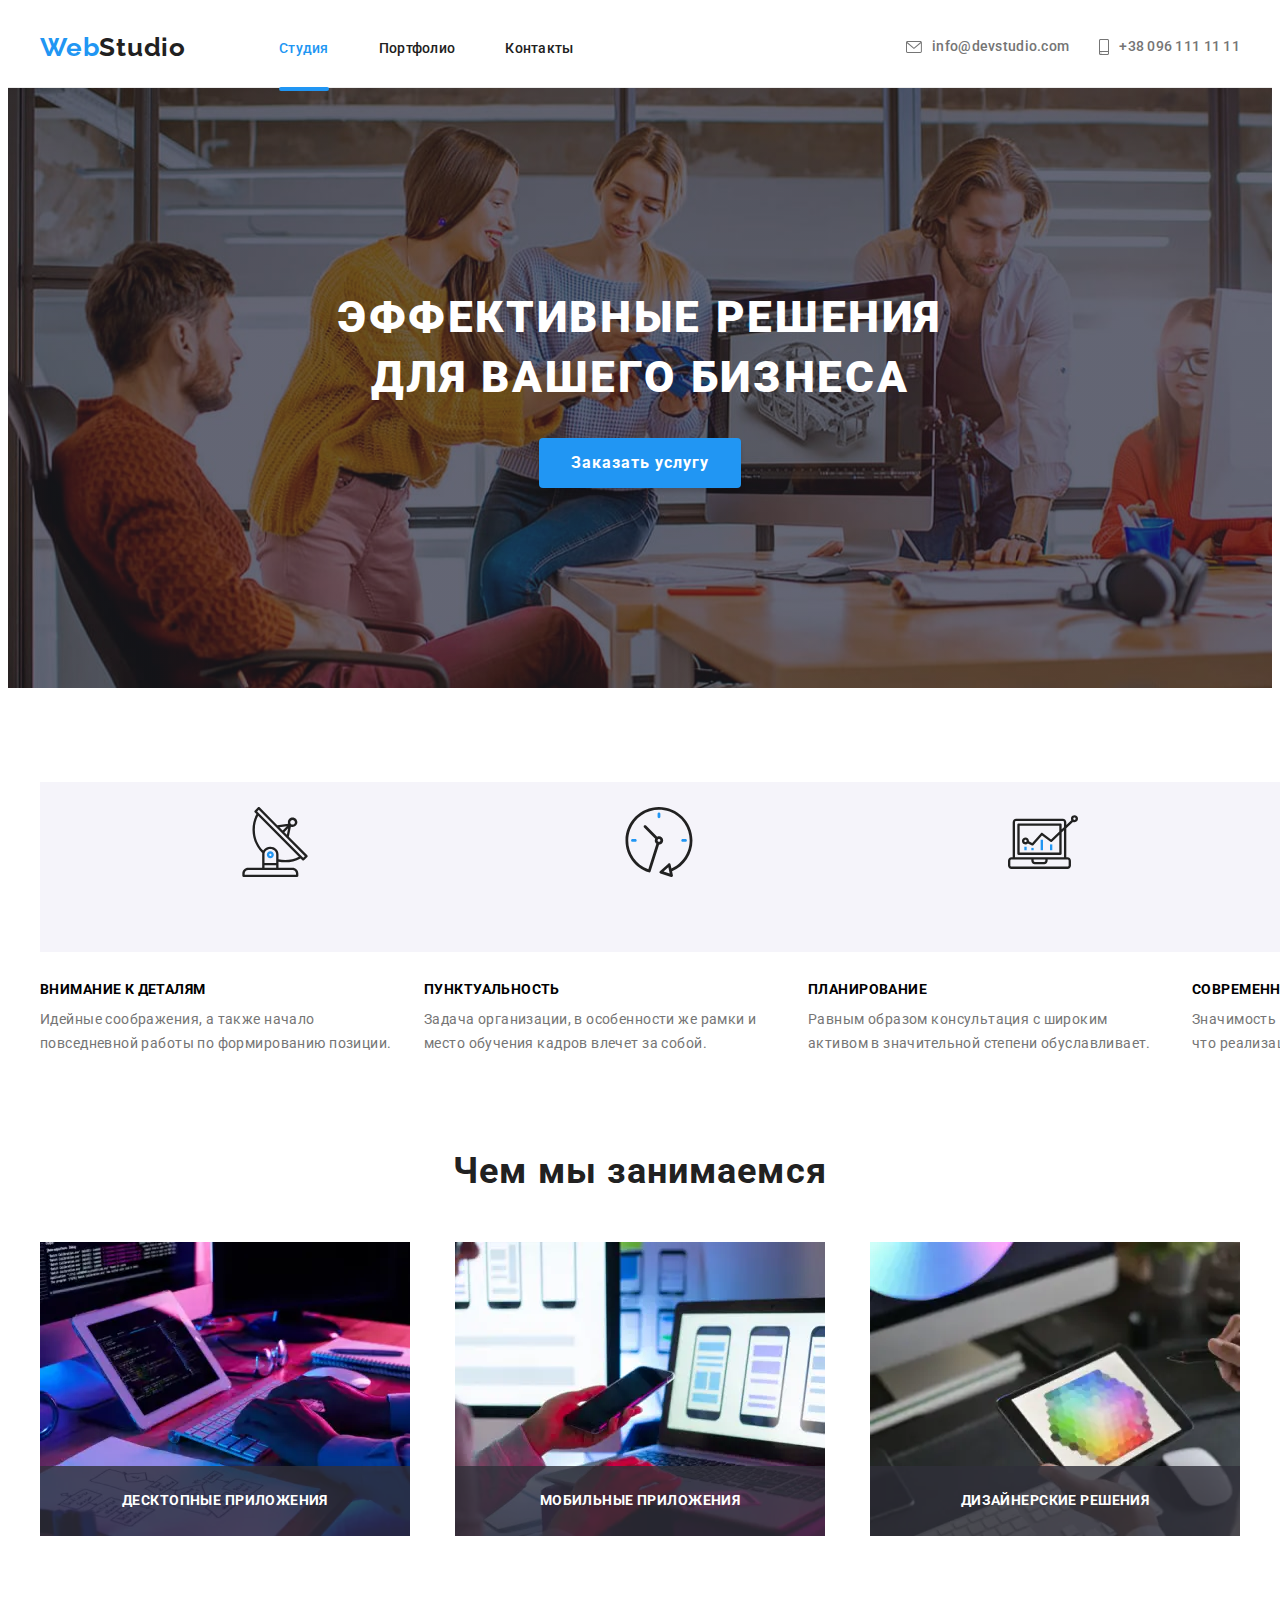
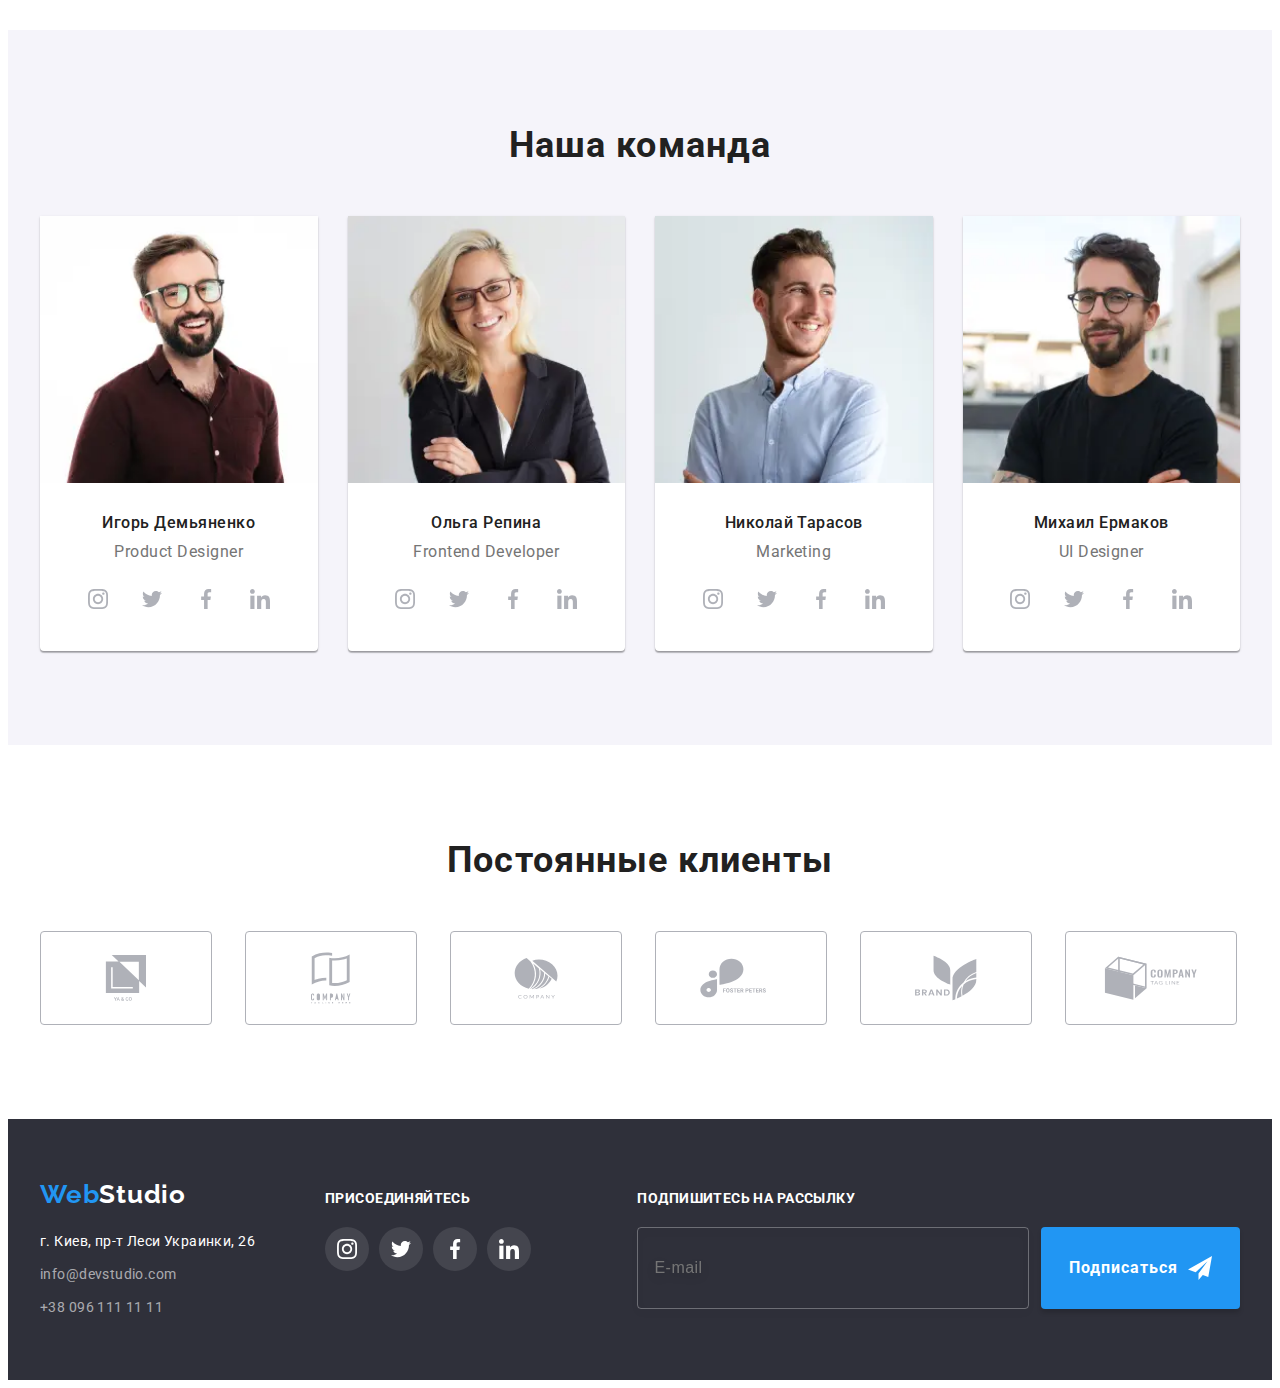
<file: index.html>
<!DOCTYPE html>
<html lang="ru">
<head>
    <meta charset="UTF-8">
    <meta http-equiv="X-UA-Compatible" content="IE=edge">
    <meta name="viewport" content="width=device-width, initial-scale=1.0">
    <title>Web Studio</title>
    <link rel="stylesheet" href="https://cdnjs.cloudflare.com/ajax/libs/modern-normalize/1.1.0/modern-normalize.min.css" integrity="sha512-wpPYUAdjBVSE4KJnH1VR1HeZfpl1ub8YT/NKx4PuQ5NmX2tKuGu6U/JRp5y+Y8XG2tV+wKQpNHVUX03MfMFn9Q==" crossorigin="anonymous" referrerpolicy="no-referrer" />
    <link rel="preconnect" href="https://fonts.googleapis.com">
    <link rel="preconnect" href="https://fonts.gstatic.com" crossorigin>
    <link href="https://fonts.googleapis.com/css2?family=Raleway:wght@700&family=Roboto:wght@400;500;700;900&display=swap" rel="stylesheet">
    <link rel="stylesheet" href="./css/main.min.css">
</head>
<body>
<header class="header">
  <div class="container header-container">
    <nav class="navigation">
      <a class="link logo" href="./index.html">Web<span class="logo-header">Studio</span></a>
      <ul class="navigation-list">
        <li class="navigation-list__item">
          <a class="link navigation-list__link current-link" href="./index.html">Студия</a>
        </li>
        <li class="navigation-list__item">
          <a class="link navigation-list__link" href="./portfolio.html">Портфолио</a>
        </li>
        <li class="navigation-list__item">
          <a class="link navigation-list__link" href="#contacts">Контакты</a>
        </li>
      </ul>
    </nav>
    <ul class="contact-header">
      <li class="contact-header__item">
        <a class="link contact-header__link" href="mailto:info@devstudio.com">
          <svg class="contact-header__icon" width="16" height="12">
            <use href="./images/icons.svg#icon-envelope"></use>
          </svg>
          <p>info@devstudio.com</p>
        </a>
      </li>
      <li class="contact-header__item">
        <a class="link contact-header__link" href="tel:+380961111111">
          <svg class="contact-header__icon" width="10" height="16">
            <use href="./images/icons.svg#icon-smartphone"></use>
          </svg>
          <p>+38 096 111 11 11</p>
        </a>
      </li>
    </ul>
    <button type="button" class="mobile-menu-btn" data-menu-open>
      <svg class="mobile-menu-btn__icon" width="40" height="40">
        <use href="./images/icons.svg#icon-menu"></use>
      </svg>
    </button>    
  </div>

  <div class="mobile-menu" data-menu>
    <div class="container mobile-menu_container">
        <button type="button" class="mobile-menu__close-btn" data-menu-close>
           <svg class="mobile-menu__close-icon" width="40" height="40">
           <use href="./images/icons.svg#icon-close-black"></use>
           </svg>
        </button>
        <ul class="mobile-menu__navigation-list">
             <li class="mobile-menu__navigation-item">
               <a class="link mobile-menu____link current-link" href="./index.html">Студия</a>
             </li>
             <li class="mobile-menu__navigation-item">
               <a class="link mobile-menu____link" href="./portfolio.html">Портфолио</a>
             </li>
             <li class="mobile-menu__navigation-item">
               <a class="link mobile-menu____link" href="#contacts">Контакты</a>
             </li>
         </ul>
        <ul class="mobile-menu__contacts">
          <li>
            <a class="link mobile-menu__tel" href="tel:+380961111111">
              <p>+38 096 111 11 11</p>
            </a>
          </li>
          <li>
            <a class="link mobile-menu__mail" href="mailto:info@devstudio.com">
              <p>info@devstudio.com</p>
            </a>
          </li>
        </ul>
        <ul class="mobile-menu__social-list">
          <li class="mobile-menu__social-item">
            <a class="mobile-menu__social-link">Instagram</a>
          </li>
          <li class="mobile-menu__social-item">
            <a class="mobile-menu__social-link">Twitter</a>
          </li>
          <li class="mobile-menu__social-item">
            <a class="mobile-menu__social-link">Facebook</a>
          </li>
          <li class="mobile-menu__social-item">
            <a class="mobile-menu__social-link">LinkedIn</a>
          </li>
        </ul>
    </div>    
  </div>
</header>

<main>
  <section class="hero">
    <div class="container">
    <h1 class="hero__title">Эффективные решения <br> для вашего бизнеса</h1>
    <button class="hero__button" type="button" data-modal-open>Заказать услугу</button>
    </div>
  </section>

<section class="section about-our-work">
    <div class="container about">
      <ul class="about__list-description">
        <li class="about__item-description">
          <div class="about__work-image">
          <svg width="70" height="70"> 
            <use href="./images/icons.svg#icon-antenna"></use>
          </svg>
          </div>
          <h3 class="about__description-title">Внимание к деталям</h3>
          <p class="about__description">Идейные соображения, а также начало повседневной работы по формированию позиции.</p>
        </li>
        <li class="about__item-description">
          <div class="about__work-image">
            <svg width="70" height="70"> 
              <use href="./images/icons.svg#icon-clock"></use>
            </svg>
          </div>
          <h3 class="about__description-title">Пунктуальность</h3>
          <p class="about__description">Задача организации, в особенности же рамки и место обучения кадров влечет за собой.</p>
        </li>
        <li class="about__item-description">
          <div class="about__work-image">
            <svg width="70" height="70"> 
              <use href="./images/icons.svg#icon-diagram"></use>
            </svg>
          </div>
          <h3 class="about__description-title">Планирование</h3>
          <p class="about__description">Равным образом консультация с широким активом в значительной степени обуславливает.</p>
        </li>
        <li class="about__item-description">
          <div class="about__work-image">
            <svg width="70" height="70"> 
              <use href="./images/icons.svg#icon-astronaut"></use>
          </svg>
          </div>
          <h3 class="about__description-title">Современные технологии</h3>
          <p class="about__description">Значимость этих проблем настолько очевидна, что реализация плановых заданий.</p>
        </li>
      </ul>
      <h2 class="about__title">Чем мы занимаемся</h2>
      <ul class="about__img-list">
        <li class="about__img-item">
          <picture>
            <source srcset="./images/about1-desktop1x.webp 1x, ./images/about1-desktop2x.webp 2x" 
              media="(min-width:1200px)"  type="image/webp">
            <source srcset="/images/about1-desktop1x.jpg 1x, ./images/about1-desktop2x.jpg 2x">
            <img src="/images/about1-desktop1x.jpg" alt="Про нашу работу1"  width="370">
          </picture>
          <p class="about__overlay-text">Десктопные приложения</p>
        </li>
        <li class="about__img-item">
          <picture>
            <source srcset="./images/about2-desktop1x.webp 1x, ./images/about2-desktop2x.webp 2x" 
              media="(min-width:1200px)"  type="image/webp">
            <source srcset="./images/about2-desktop1x.jpg 1x, ./images/about2-desktop2x.jpg 2x">
            <img src="./images/about2-desktop1x.jpg" alt="Про нашу работу2" width="370">
          </picture>
          <p class="about__overlay-text">Мобильные приложения</p>
        </li>
        <li class="about__img-item">
          <picture>
            <source srcset="./images/about3-desktop1x.webp 1x, ./images/about3-desktop2x.webp 2x" 
              media="(min-width:1200px)"  type="image/webp">
            <source srcset="./images/about3-desktop1x.jpg 1x, ./images/about3-desktop2x.jpg 2x">
            <img src="./images/about3-desktop1x.jpg" alt="Про нашу работу3" width="370">
          </picture>
          <p class="about__overlay-text">Дизайнерские решения</p>
        </li>
      </ul>
    </div>
  </section>
  
 <section class="section team">
    <div class="container">
      <h2 class="team__title">Наша команда</h2>
      <ul class="team__list">
        <li class="team__item">
          <picture>
            <source srcset="./images/team1-desktop1x.webp 1x, ./images/team1-desktop2x.webp 2x" 
              media="(min-width:1200px)"
              type="image/webp">
            <source srcset="./images/team1-desktop1x.jpg 1x, ./images/team1-desktop2x.jpg 2x" 
            media="(min-width:1200px)">
            <source srcset="./images/team1-tablet1x.jpg 1x, ./images/team1-tablet2x.jpg 2x" 
            media="(min-width:768px)">
            <source srcset="./images/team1-mobile1x.jpg 1x, ./images/team1-mobile2x.jpg 2x">
            <img class="team__picture" src="./images/team1-mobile1x.jpg" alt="Photo of Product Designer">
          </picture>
          <div class="team__name-wrapper"> 
            <h3 class="team__name">Игорь Демьяненко</h3>
            <p class="team__position">Product Designer</p>
            <ul class="team__social-list">
              <li class="team__social-item">
                <a class="team__social-link" href="">
                <svg class="team__social-icon" width="20" height="20"> 
                  <use href="./images/icons.svg#icon-instagram"></use>
                </svg>
                </a>  
              </li>
              <li class="team__social-item">
                <a class="team__social-link" href="">
                  <svg class="team__social-icon" width="20" height="20"> 
                    <use href="./images/icons.svg#icon-twitter"></use>
                  </svg>
                </a>
              </li>
              <li class="team__social-item">
                <a class="team__social-link" href="">
                <svg class="team__social-icon" width="20" height="20"> 
                  <use href="./images/icons.svg#icon-facebook"></use>
                </svg>
                </a>
              </li>
              <li class="team__social-item">
                <a class="team__social-link" href="">
                <svg class="team__social-icon" width="20" height="20"> 
                  <use href="./images/icons.svg#icon-linkedin"></use>
                </svg>
                </a>
              </li>
            </ul>
          </div>
        </li>
        <li class="team__item">
          <picture>
            <source srcset="./images/team2-desktop1x.webp 1x, ./images/team2-desktop2x.webp 2x" 
              media="(min-width:1200px)"
              type="image/webp">
            <source srcset="./images/team2-desktop1x.jpg 1x, ./images/team2-desktop2x.jpg 2x" 
            media="(min-width:1200px)">
            <source srcset="./images/team2-tablet1x.jpg 1x, ./images/team2-tablet2x.jpg 2x" 
            media="(min-width:768px)">
            <source srcset="./images/team2-mobile1x.jpg 1x, ./images/team2-mobile2x.jpg 2x">
            <img class="team__picture" src="./images/team2-mobile1x.jpg" alt="Photo of Frontend Developer">
          </picture>
          <div class="team__name-wrapper">
            <h3 class="team__name">Ольга Репина</h3>
            <p class="team__position">Frontend Developer</p>
            <ul class="team__social-list">
              <li class="team__social-item">
                <a class="team__social-link" href="">
                <svg class="team__social-icon" width="20" height="20"> 
                  <use href="./images/icons.svg#icon-instagram"></use>
                </svg>
                </a>  
              </li>
              <li class="team__social-item">
                <a class="team__social-link" href="">
                  <svg class="team__social-icon" width="20" height="20"> 
                    <use href="./images/icons.svg#icon-twitter"></use>
                  </svg>
                </a>
              </li>
              <li class="team__social-item">
                <a class="team__social-link" href="">
                <svg class="team__social-icon" width="20" height="20"> 
                  <use href="./images/icons.svg#icon-facebook"></use>
                </svg>
                </a>
              </li>
              <li class="team__social-item">
                <a class="team__social-link" href="">
                <svg class="team__social-icon" width="20" height="20"> 
                  <use href="./images/icons.svg#icon-linkedin"></use>
                </svg>
                </a>
              </li>
            </ul>
          </div>
        </li>
        <li class="team__item">
          <picture>
            <source srcset="./images/team3-desktop1x.webp 1x, ./images/team3-desktop2x.webp 2x" 
              media="(min-width:1200px)"
              type="image/webp">
            <source srcset="./images/team3-desktop1x.jpg 1x, ./images/team3-desktop2x.jpg 2x" 
            media="(min-width:1200px)">
            <source srcset="./images/team3-tablet1x.jpg 1x, ./images/team3-tablet2x.jpg 2x" 
            media="(min-width:768px)">
            <source srcset="./images/team3-mobile1x.jpg 1x, ./images/team3-mobile2x.jpg 2x">
            <img class="team__picture" src="./images/team3-mobile1x.jpg" alt="Photo of Marketing manager">
          </picture>
          <div class="team__name-wrapper">
            <h3 class="team__name">Николай Тарасов</h3>
            <p class="team__position">Marketing</p>
            <ul class="team__social-list">
              <li class="team__social-item">
                <a class="team__social-link" href="">
                <svg class="team__social-icon" width="20" height="20"> 
                  <use href="./images/icons.svg#icon-instagram"></use>
                </svg>
                </a>  
              </li>
              <li class="team__social-item">
                <a class="team__social-link" href="">
                  <svg class="team__social-icon" width="20" height="20"> 
                    <use href="./images/icons.svg#icon-twitter"></use>
                  </svg>
                </a>
              </li>
              <li class="team__social-item">
                <a class="team__social-link" href="">
                <svg class="team__social-icon" width="20" height="20"> 
                  <use href="./images/icons.svg#icon-facebook"></use>
                </svg>
                </a>
              </li>
              <li class="team__social-item">
                <a class="team__social-link" href="">
                <svg class="team__social-icon" width="20" height="20"> 
                  <use href="./images/icons.svg#icon-linkedin"></use>
                </svg>
                </a>
              </li>
            </ul>
          </div>
        </li>
        <li class="team__item">
          <picture>
            <source srcset="./images/team4-desktop1x.webp 1x, ./images/team4-desktop2x.webp 2x" 
              media="(min-width:1200px)"
              type="image/webp">
            <source srcset="./images/team4-desktop1x.jpg 1x, ./images/team4-desktop2x.jpg 2x" 
            media="(min-width:1200px)">
            <source srcset="./images/team4-tablet1x.jpg 1x, ./images/team4-tablet2x.jpg 2x" 
            media="(min-width:768px)">
            <source srcset="./images/team4-mobile1x.jpg 1x, ./images/team4-mobile2x.jpg 2x">
            <img class="team__picture" src="./images/team4-mobile1x.jpg" alt="Photo of UI Designer">
          </picture>
          <div class="team__name-wrapper">
            <h3 class="team__name">Михаил Ермаков</h3>
            <p class="team__position">UI Designer</p>
            <ul class="team__social-list">
              <li class="team__social-item">
                <a class="team__social-link" href="">
                <svg class="team__social-icon" width="20" height="20"> 
                  <use href="./images/icons.svg#icon-instagram"></use>
                </svg>
                </a>  
              </li>
              <li class="team__social-item">
                <a class="team__social-link" href="">
                  <svg class="team__social-icon" width="20" height="20"> 
                    <use href="./images/icons.svg#icon-twitter"></use>
                  </svg>
                </a>
              </li>
              <li class="team__social-item">
                <a class="team__social-link" href="">
                <svg class="team__social-icon" width="20" height="20"> 
                  <use href="./images/icons.svg#icon-facebook"></use>
                </svg>
                </a>
              </li>
              <li class="team__social-item">
                <a class="team__social-link" href="">
                <svg class="team__social-icon" width="20" height="20"> 
                  <use href="./images/icons.svg#icon-linkedin"></use>
                </svg>
                </a>
              </li>
            </ul>
          </div>
        </li>
      </ul>
    </div>
  </section>

<section class="section">
  <div class="container clients">
    <h2 class="clients__title">Постоянные клиенты</h2>
    <ul class="clients__list">
      <li class="clients__item">
        <a class="clients__item-link" href="">
            <svg class="clients__icon" width="42" height="46"> 
                <use href="./images/icons.svg#icon-union1"></use>
            </svg>
        </a>
      </li>
      <li class="clients__item">
        <a class="clients__item-link" href="">
            <svg class="clients__icon" width="40" height="52"> 
              <use href="./images/icons.svg#icon-union2"></use>
            </svg>  
        </a>
      </li>
      <li class="clients__item">
        <a class="clients__item-link" href="">
            <svg class="clients__icon" width="44" height="42"> 
              <use href="./images/icons.svg#icon-union3"></use>
            </svg>  
        </a>
      </li>
      <li class="clients__item">
        <a class="clients__item-link" href="">
            <svg class="clients__icon" width="84" height="40"> 
              <use href="./images/icons.svg#icon-union4"></use>
            </svg>  
        </a>
      </li>
      <li class="clients__item">
        <a class="clients__item-link" href="">
            <svg class="clients__icon" width="62" height="46"> 
              <use href="./images/icons.svg#icon-union5"></use>
            </svg>  
        </a>
      </li>
      <li class="clients__item">
        <a class="clients__item-link" href="">
          <svg class="clients__icon" width="94" height="44"> 
             <use href="./images/icons.svg#icon-union6"></use>
          </svg>  
        </a>
      </li>
    </ul>
  </div>
</section>  
</main>
 
<footer class="footer" id="contacts">
  <div class="container footer-list">
    <div class="sub-footer">
    <div class="footer-contacts">
    <a class="link logo" href="">Web<span class="logo-footer">Studio</span></a>
    <address class="footer-adress">
      <ul>
        <li class="footer-adress__contact-item">
          <a class="link footer-adress__contact-map" href="https://goo.gl/maps/oXbqcdVndfFrmnHC9">г. Киев, пр-т Леси Украинки, 26</a>
        </li>
        <li class="footer-adress__contact-item">
          <a class="link footer-adress__contact" href="mailto:info@devstudio.com">info@devstudio.com</a>
        </li>
        <li class="footer-adress__contact-item">
          <a class="link footer-adress__contact" href="tel:+380961111111">+38 096 111 11 11</a>
        </li>
      </ul>
    </address>
    </div>

    <div class="footer-social">
    <p class="footer-social__title">присоединяйтесь</p>
    <ul class="footer-social__list">
      <li class="footer-social__item">
        <a class="footer-social__link" href="">
          <svg class="footer-social__icon" width="20" height="20"> 
            <use href="./images/icons.svg#icon-instagram"></use>
          </svg>
        </a>  
      </li>
      <li class="footer-social__item">
        <a class="footer-social__link" href="">
          <svg class="footer-social__icon" width="20" height="20"> 
            <use href="./images/icons.svg#icon-twitter"></use>
          </svg>
        </a>
      </li>
      <li class="footer-social__item">
        <a class="footer-social__link" href="">
          <svg class="footer-social__icon" width="20" height="20"> 
            <use href="./images/icons.svg#icon-facebook"></use>
          </svg>
        </a>
      </li>
      <li class="footer-social__item">
        <a class="footer-social__link" href="">
          <svg class="footer-social__icon" width="20" height="20"> 
            <use href="./images/icons.svg#icon-linkedin"></use>
          </svg>
        </a>
      </li>
    </ul>
    </div>
    </div>

    <div class="footer-subscription">
      <p class="footer-subscription__social-title">Подпишитесь на рассылку</p>
      <form class="footer-subscription__form">
        <input 
          class="footer-subscription__input" 
          name="user_email" 
          type="email" 
          placeholder="E-mail" required/>
        <button class="footer-subscription__btn" type="submit">
          <span>Подписаться</span>
          <svg class="footer-subscription__btn-icon" width="24" height="24">
            <use href="./images/icons.svg#icon-icon-send"></use>
          </svg>
        </button>
      </form>
    </div>
  </div>
</footer> 


<div class="backdrop is-hidden"  data-modal>
  <div class="modal">
    <button type="button" class="modal-close-btn" data-modal-close>
      <svg class="modal-close-icon" width="18" height="18"> 
        <use href="./images/icons.svg#icon-close-black"></use>
      </svg>
    </button>
    <strong class="title-modal">Оставьте свои данные, мы вам перезвоним</strong>
    <form name="contact-form" class="contact-form">

      <label class="contact-form-field">
        <span class="contact-form-label">Имя</span>  
        <span class="contact-form-icon-wrapper">
          <input name="user_name" class="contact-form-input" type="text"/>
          <svg class="contact-form-icon" width="18" height="18">
            <use href="./images/icons.svg#icon-person-black"></use>
          </svg>
        </span>
      </label>
      
      <label class="contact-form-field">
        <span class="contact-form-label">Телефон</span>  
        <span class="contact-form-icon-wrapper">
          <input name="user_tel" class="contact-form-input" type="tel"/>
          <svg class="contact-form-icon" width="18" height="18">
            <use href="./images/icons.svg#icon-phone-black"></use>
          </svg>
        </span>
      </label>
      
      <label class="contact-form-field">
        <span class="contact-form-label">Почта</span>
        <span class="contact-form-icon-wrapper">
          <input name="user_email" class="contact-form-input" type="email"/>
          <svg class="contact-form-icon" width="18" height="18">
             <use href="./images/icons.svg#icon-email-black"></use>
          </svg> 
        </span>
      </label>

      <label class="contact-form-field">
        <span class="contact-form-label">Комментарий</span>
       <textarea class="contact-form-comment" name="user_comment" placeholder="Введите текст"></textarea>
      </label>

      <div class="contact-form-wrapper">
        <input 
        name="accept-policy" 
        class="contact-form-checkbox visually-hidden" 
        type="checkbox" 
        id="policy-checkbox" required/>
        <label class="contact-form-checkbox-label" for="policy-checkbox">
          Соглашаюсь c рассылкой и принимаю &nbsp; <a class="accept-policy-link" href="">Условия договора</a>
        </label>
      </div>

      <button class="btn-modal" type="submit">
        Отправить
      </button>
    </form>
  </div>
</div>

<script src="./js/menu.js"></script>
<script src="./js/modal.js"></script>
</body>
</html>
</file>
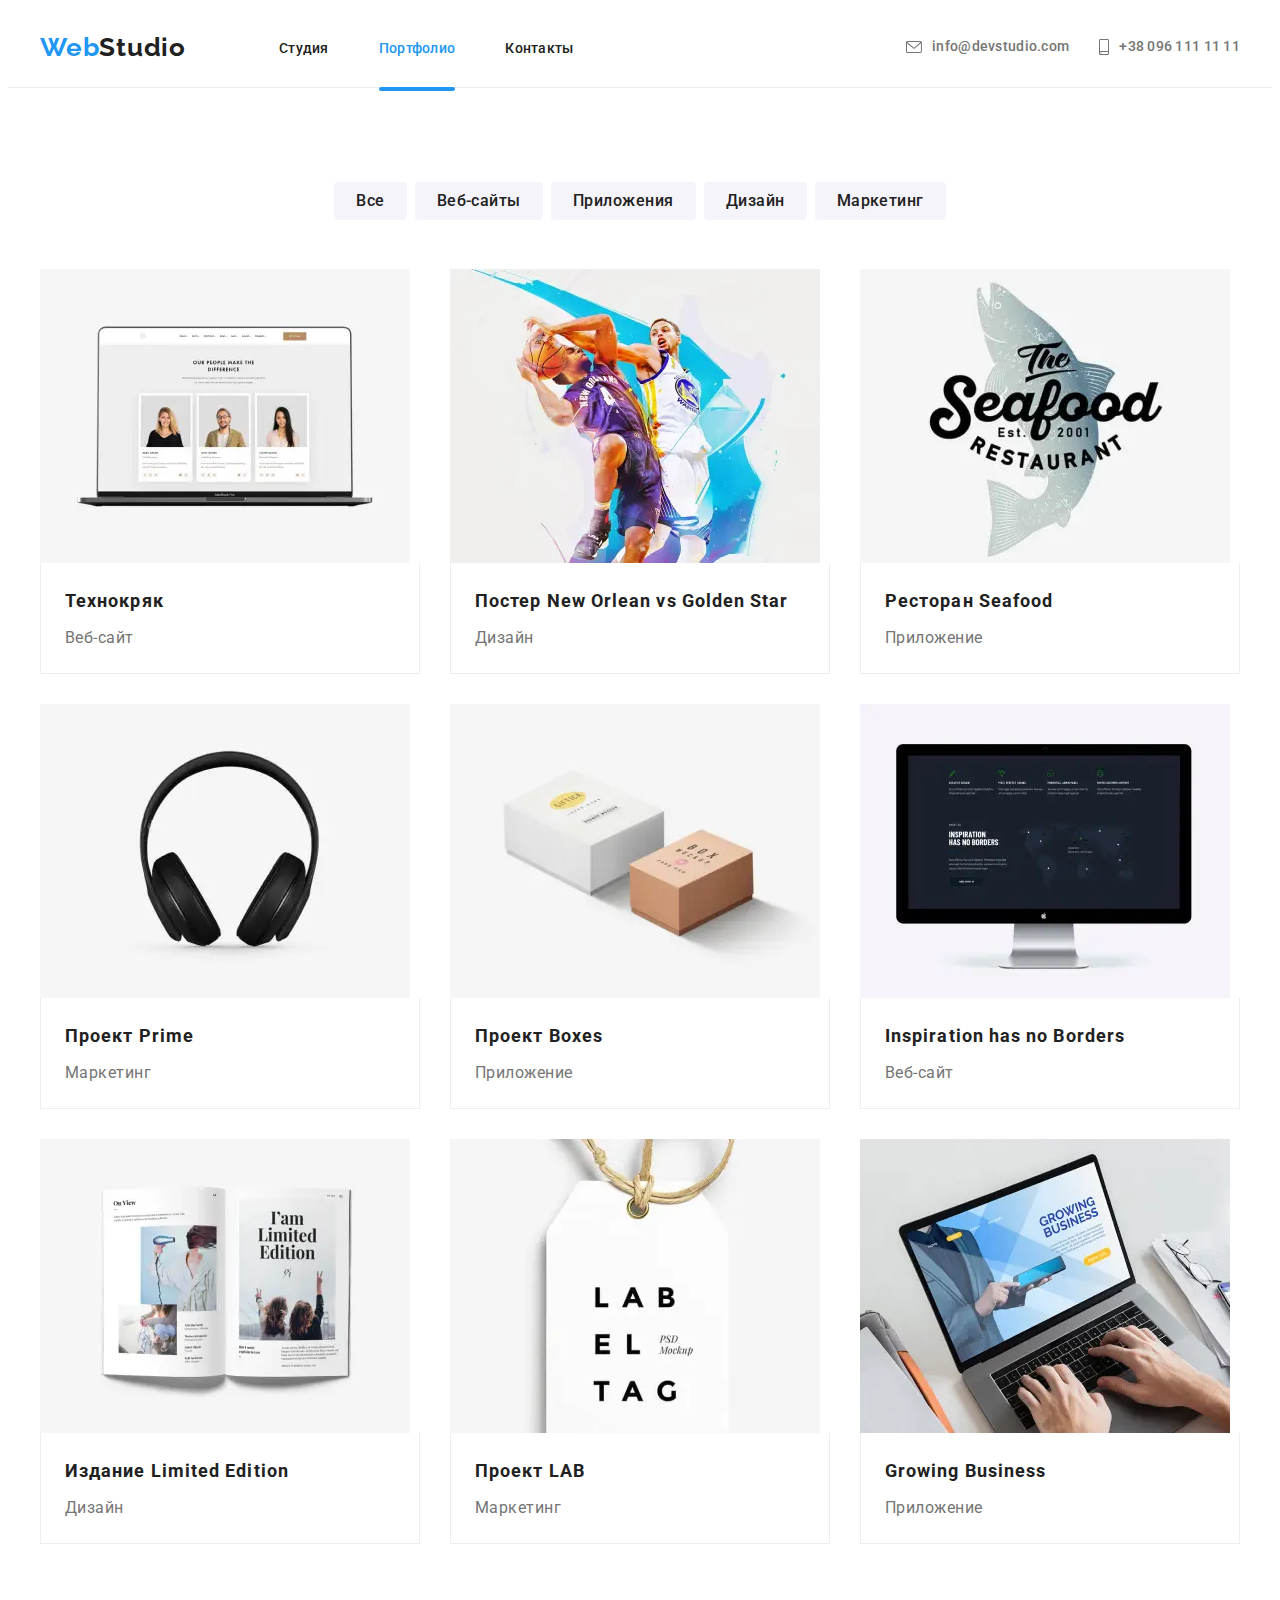
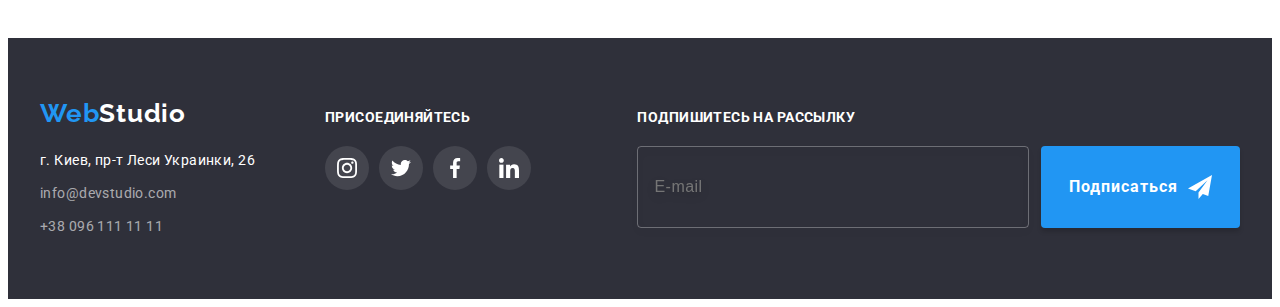
<file: portfolio.html>
<!DOCTYPE html>
<html lang="ru">
<head>
    <meta charset="UTF-8">
    <meta http-equiv="X-UA-Compatible" content="IE=edge">
    <meta name="viewport" content="width=device-width, initial-scale=1.0">
    <title>Portfolio</title>
    <link rel="stylesheet" href="https://cdnjs.cloudflare.com/ajax/libs/modern-normalize/1.1.0/modern-normalize.min.css" integrity="sha512-wpPYUAdjBVSE4KJnH1VR1HeZfpl1ub8YT/NKx4PuQ5NmX2tKuGu6U/JRp5y+Y8XG2tV+wKQpNHVUX03MfMFn9Q==" crossorigin="anonymous" referrerpolicy="no-referrer" />
    <link rel="preconnect" href="https://fonts.googleapis.com">
    <link rel="preconnect" href="https://fonts.gstatic.com" crossorigin>
    <link href="https://fonts.googleapis.com/css2?family=Raleway:wght@700&family=Roboto:wght@400;500;700;900&display=swap" rel="stylesheet">
    <link rel="stylesheet" href="./css/main.min.css">
</head>
<body>
<header class="header">
  <div class="container header-container">
    <nav class="navigation">
      <a class="link logo" href="./index.html">Web<span class="logo-header">Studio</span></a>
      <ul class="navigation-list">
        <li class="navigation-list__item">
          <a class="link navigation-list__link" href="./index.html">Студия</a>
        </li>
        <li class="navigation-list__item">
          <a class="link navigation-list__link current-link" href="./portfolio.html">Портфолио</a>
        </li>
        <li class="navigation-list__item">
          <a class="link navigation-list__link" href="#contacts">Контакты</a>
        </li>
      </ul>
    </nav>
    <ul class="contact-header">
      <li class="contact-header__item">
        <a class="link contact-header__link" href="mailto:info@devstudio.com">
          <svg class="contact-header__icon" width="16" height="12">
            <use href="./images/icons.svg#icon-envelope"></use>
          </svg>
          <p>info@devstudio.com</p>
        </a>
      </li>
      <li class="contact-header__item">
        <a class="link contact-header__link" href="tel:+380961111111">
          <svg class="contact-header__icon" width="10" height="16">
            <use href="./images/icons.svg#icon-smartphone"></use>
          </svg>
          <p>+38 096 111 11 11</p>
        </a>
      </li>
    </ul>
    <button type="button" class="mobile-menu-btn" data-menu-open>
      <svg class="mobile-menu-btn__icon" width="40" height="40">
        <use href="./images/icons.svg#icon-menu"></use>
      </svg>
    </button>
  </div>

  <div class="mobile-menu" data-menu>
    <div class="container mobile-menu_container">
      <button type="button" class="mobile-menu__close-btn" data-menu-close>
        <svg class="mobile-menu__close-icon" width="40" height="40">
          <use href="./images/icons.svg#icon-close-black"></use>
        </svg>
      </button>
      <ul class="mobile-menu__navigation-list">
        <li class="mobile-menu__navigation-item">
          <a class="link mobile-menu____link" href="./index.html">Студия</a>
        </li>
        <li class="mobile-menu__navigation-item">
          <a class="link mobile-menu____link current-link" href="./portfolio.html">Портфолио</a>
        </li>
        <li class="mobile-menu__navigation-item">
          <a class="link mobile-menu____link" href="#contacts">Контакты</a>
        </li>
      </ul>
      <ul class="mobile-menu__contacts">
        <li>
          <a class="link mobile-menu__tel" href="tel:+380961111111">
            <p>+38 096 111 11 11</p>
          </a>
        </li>
        <li>
          <a class="link mobile-menu__mail" href="mailto:info@devstudio.com">
            <p>info@devstudio.com</p>
          </a>
        </li>
      </ul>
      <ul class="mobile-menu__social-list">
        <li class="mobile-menu__social-item">
          <a class="mobile-menu__social-link">Instagram</a>
        </li>
        <li class="mobile-menu__social-item">
          <a class="mobile-menu__social-link">Twitter</a>
        </li>
        <li class="mobile-menu__social-item">
          <a class="mobile-menu__social-link">Facebook</a>
        </li>
        <li class="mobile-menu__social-item">
          <a class="mobile-menu__social-link">LinkedIn</a>
        </li>
      </ul>
    </div>
  </div>
</header>
      
<main>
   <section class="section">
    <div class="container">
      <h2 class="visually-hidden">Выбор типа работ</h2>
      <ul class="portfolio-buttons">
        <li class="portfolio-buttons__item">
          <button type="button" class="portfolio-buttons__btn">Все</button>
        </li>
        <li class="portfolio-buttons__item">
          <button type="button" class="portfolio-buttons__btn">Веб-сайты</button>
        </li>
        <li class="portfolio-buttons__item">
          <button type="button" class="portfolio-buttons__btn">Приложения</button>
        </li>
        <li class="portfolio-buttons__item">
          <button type="button" class="portfolio-buttons__btn">Дизайн</button>
        </li>
        <li class="portfolio-buttons__item">
          <button type="button" class="portfolio-buttons__btn">Маркетинг</button>
        </li>
      </ul>
    </div>

    <div class="portfolio-list container">
       <h1 class="visually-hidden">Портфолио работ</h1>
       <ul class="portfolio-list__works">
        <li class="portfolio-list__work-item">
          <a href="" class="link portfolio-list__link">
            <div class="portfolio-list__img-wrapper">
              <picture>
                <source srcset="./images/portfolio1-desktop1x.webp 1x, ./images/portfolio1-desktop2x.webp 2x" 
                  media="(min-width:1200px)"
                  type="image/webp">
                <source srcset="./images/portfolio1-desktop1x.jpg 1x, ./images/portfolio1-desktop2x.jpg 2x"
                  media="(min-width:1200px)">
                <source srcset="./images/portfolio1-tablet1x.jpg 1x, ./images/portfolio1-tablet2x.jpg 2x" 
                  media="(min-width:768px)">
                <source srcset="./images/portfolio1-mobile1x.jpg 1x, ./images/portfolio1-mobile2x.jpg 2x">
                <img class="portfolio-list__img" src="./images/portfolio1-mobile1x.jpg" alt="Проект Вебсайт Технокряк">
              </picture>
              <p class="overlay-portfolio">Ресурс предлагает комплексные предложения с разным уровнем функционала и сервисов. Все это позволит посетителю получить исчерпывающие сведения о компании или частном лице.</p>
            </div>
            <div class="portfolio-list__description">
              <h2 class="portfolio-list__title">Технокряк</h2>
              <p class="portfolio-list__category">Веб-сайт</p>
            </div>
          </a>
        </li>
        <li class="portfolio-list__work-item">
          <a href="" class="link portfolio-list__link">
            <div class="portfolio-list__img-wrapper">
              <picture>
                <source srcset="./images/portfolio2-desktop1x.webp 1x, ./images/portfolio2-desktop2x.webp 2x" 
                 media="(min-width:1200px)"
                 type="image/webp">
                <source srcset="./images/portfolio2-desktop1x.jpg 1x, ./images/portfolio2-desktop2x.jpg 2x" 
                 media="(min-width:1200px)">
                <source srcset="./images/portfolio2-tablet1x.jpg 1x, ./images/portfolio2-tablet2x.jpg 2x" 
                 media="(min-width:768px)">
                <source srcset="./images/portfolio2-mobile1x.jpg 1x, ./images/portfolio2-mobile2x.jpg 2x">
                <img class="portfolio-list__img" src="./images/portfolio2-mobile1x.jpg" alt="Проект Дизайн">
              </picture>
              <p class="overlay-portfolio">Ресурс предлагает комплексные предложения с разным уровнем функционала и сервисов. Все это позволит посетителю получить исчерпывающие сведения о компании или частном лице.</p>
            </div>
            <div class="portfolio-list__description">
              <h2 class="portfolio-list__title">Постер New Orlean vs Golden Star</h2>
              <p class="portfolio-list__category">Дизайн</p>  
            </div>
          </a>
        </li>
        <li class="portfolio-list__work-item">
          <a href="" class="link portfolio-list__link">
            <div class="portfolio-list__img-wrapper">
              <picture>
                <source srcset="./images/portfolio3-desktop1x.webp 1x, ./images/portfolio3-desktop2x.webp 2x" 
                  media="(min-width:1200px)"
                  type="image/webp">
                <source srcset="./images/portfolio3-desktop1x.jpg 1x, ./images/portfolio3-desktop2x.jpg 2x"
                  media="(min-width:1200px)">
                <source srcset="./images/portfolio3-tablet1x.jpg 1x, ./images/portfolio3-tablet2x.jpg 2x" 
                  media="(min-width:768px)">
                <source srcset="./images/portfolio3-mobile1x.jpg 1x, ./images/portfolio3-mobile2x.jpg 2x">
                <img class="portfolio-list__img" src="./images/portfolio3-mobile1x.jpg" alt="Проект Приложение">
              </picture>
              <p class="overlay-portfolio">Ресурс предлагает комплексные предложения с разным уровнем функционала и сервисов. Все это позволит посетителю получить исчерпывающие сведения о компании или частном лице.</p>
            </div>
            <div class="portfolio-list__description">
             <h2 class="portfolio-list__title">Ресторан Seafood</h2>
             <p class="portfolio-list__category">Приложение</p>  
            </div>
          </a>
        </li>
        <li class="portfolio-list__work-item">
          <a href="" class="link portfolio-list__link">
            <div class="portfolio-list__img-wrapper">
              <picture>
                <source srcset="./images/portfolio4-desktop1x.webp 1x, ./images/portfolio4-desktop2x.webp 2x" 
                media="(min-width:1200px)" type="image/webp">
                <source srcset="./images/portfolio4-desktop1x.jpg 1x, ./images/portfolio4-desktop2x.jpg 2x"
                  media="(min-width:1200px)">
                <source srcset="./images/portfolio4-tablet1x.jpg 1x, ./images/portfolio4-tablet2x.jpg 2x" 
                media="(min-width:768px)">
                <source srcset="./images/portfolio4-mobile1x.jpg 1x, ./images/portfolio4-mobile2x.jpg 2x">
                <img class="portfolio-list__img" src="./images/portfolio4-mobile1x.jpg" alt="Проект Маркетинг">
              </picture>
              <p class="overlay-portfolio">Ресурс предлагает комплексные предложения с разным уровнем функционала и сервисов. Все это позволит посетителю получить исчерпывающие сведения о компании или частном лице.</p>
            </div>
            <div class="portfolio-list__description">
              <h2 class="portfolio-list__title">Проект Prime</h2>
              <p class="portfolio-list__category">Маркетинг</p>  
            </div>
          </a>
        </li>
        <li class="portfolio-list__work-item">
          <a href="" class="link portfolio-list__link">
            <div class="portfolio-list__img-wrapper">
              <picture>
                <source srcset="./images/portfolio5-desktop1x.webp 1x, ./images/portfolio5-desktop2x.webp 2x" 
                  media="(min-width:1200px)"
                  type="image/webp">
                <source srcset="./images/portfolio5-desktop1x.jpg 1x, ./images/portfolio5-desktop2x.jpg 2x"
                  media="(min-width:1200px)">
                <source srcset="./images/portfolio5-tablet1x.jpg 1x, ./images/portfolio5-tablet2x.jpg 2x" 
                  media="(min-width:768px)">
                <source srcset="./images/portfolio5-mobile1x.jpg 1x, ./images/portfolio5-mobile2x.jpg 2x">
                <img class="portfolio-list__img" src="./images/portfolio5-mobile1x.jpg" alt="Проект Приложение">
              </picture>
              <p class="overlay-portfolio">Ресурс предлагает комплексные предложения с разным уровнем функционала и сервисов. Все это позволит посетителю получить исчерпывающие сведения о компании или частном лице.</p>
            </div>
            <div class="portfolio-list__description">
              <h2 class="portfolio-list__title">Проект Boxes</h2>
              <p class="portfolio-list__category">Приложение</p>  
            </div>
          </a>
        </li>
        <li class="portfolio-list__work-item">
          <a href="" class="link portfolio-list__link">
            <div class="portfolio-list__img-wrapper">
              <picture>
                <source srcset="./images/portfolio6-desktop1x.webp 1x, ./images/portfolio6-desktop2x.webp 2x" 
                  media="(min-width:1200px)"
                  type="image/webp">
                <source srcset="./images/portfolio6-desktop1x.jpg 1x, ./images/portfolio6-desktop2x.jpg 2x"
                  media="(min-width:1200px)">
                <source srcset="./images/portfolio6-tablet1x.jpg 1x, ./images/portfolio6-tablet2x.jpg 2x" 
                  media="(min-width:768px)">
                <source srcset="./images/portfolio6-mobile1x.jpg 1x, ./images/portfolio6-mobile2x.jpg 2x">
                <img class="portfolio-list__img" src="./images/portfolio6-mobile1x.jpg" alt="Проект Веб-сайт">
              </picture>
              <p class="overlay-portfolio">Ресурс предлагает комплексные предложения с разным уровнем функционала и сервисов. Все это позволит посетителю получить исчерпывающие сведения о компании или частном лице.</p>
            </div>
            <div class="portfolio-list__description">
              <h2 class="portfolio-list__title">Inspiration has no Borders</h2>
              <p class="portfolio-list__category">Веб-сайт</p>  
            </div>
          </a>
        </li>
        <li class="portfolio-list__work-item">
          <a href="" class="link portfolio-list__link">
            <div class="portfolio-list__img-wrapper">
              <picture>
                <source srcset="./images/portfolio7-desktop1x.webp 1x, ./images/portfolio7-desktop2x.webp 2x" 
                  media="(min-width:1200px)"
                  type="image/webp">
                <source srcset="./images/portfolio7-desktop1x.jpg 1x, ./images/portfolio7-desktop2x.jpg 2x"
                  media="(min-width:1200px)">
                <source srcset="./images/portfolio7-tablet1x.jpg 1x, ./images/portfolio7-tablet2x.jpg 2x" 
                  media="(min-width:768px)">
                <source srcset="./images/portfolio7-mobile1x.jpg 1x, ./images/portfolio7-mobile2x.jpg 2x">
                <img class="portfolio-list__img" src="./images/portfolio7-mobile1x.jpg" alt="Проект Дизайн">
              </picture>
              <p class="overlay-portfolio">Ресурс предлагает комплексные предложения с разным уровнем функционала и сервисов. Все это позволит посетителю получить исчерпывающие сведения о компании или частном лице.</p>
            </div>
            <div class="portfolio-list__description">
              <h2 class="portfolio-list__title">Издание Limited Edition</h2>
              <p class="portfolio-list__category">Дизайн</p> 
            </div>
          </a>
        </li>
        <li class="portfolio-list__work-item">
          <a href="" class="link portfolio-list__link">
            <div class="portfolio-list__img-wrapper">
              <picture>
                <source srcset="./images/portfolio8-desktop1x.webp 1x, ./images/portfolio8-desktop2x.webp 2x" 
                  media="(min-width:1200px)"
                  type="image/webp">
                <source srcset="./images/portfolio8-desktop1x.jpg 1x, ./images/portfolio8-desktop2x.jpg 2x"
                  media="(min-width:1200px)">
                <source srcset="./images/portfolio8-tablet1x.jpg 1x, ./images/portfolio8-tablet2x.jpg 2x" 
                media="(min-width:768px)">
                <source srcset="./images/portfolio8-mobile1x.jpg 1x, ./images/portfolio8-mobile2x.jpg 2x">
                <img class="portfolio-list__img" src="./images/portfolio8-mobile1x.jpg" alt="Изображение Проект LAB">
              </picture>
              <p class="overlay-portfolio">Ресурс предлагает комплексные предложения с разным уровнем функционала и сервисов. Все это позволит посетителю получить исчерпывающие сведения о компании или частном лице.</p>
            </div>
            <div class="portfolio-list__description">
              <h2 class="portfolio-list__title">Проект LAB</h2>
              <p class="portfolio-list__category">Маркетинг</p>  
            </div>
          </a>
        </li>
        <li class="portfolio-list__work-item">
          <a href="" class="link portfolio-list__link">
            <div class="portfolio-list__img-wrapper">
              <picture>
                <source srcset="./images/portfolio9-desktop1x.webp 1x, ./images/portfolio9-desktop2x.webp 2x" 
                  media="(min-width:1200px)"
                  type="image/webp">
                <source srcset="./images/portfolio9-desktop1x.jpg 1x, ./images/portfolio9-desktop2x.jpg 2x"
                  media="(min-width:1200px)">
                <source srcset="./images/portfolio9-tablet1x.jpg 1x, ./images/portfolio9-tablet2x.jpg 2x" 
                media="(min-width:768px)">
                <source srcset="./images/portfolio9-mobile1x.jpg 1x, ./images/portfolio9-mobile2x.jpg 2x">
                <img class="portfolio-list__img" src="./images/portfolio9-mobile1x.jpg" alt="Приложение Growing Business">
              </picture>
              <p class="overlay-portfolio">Ресурс предлагает комплексные предложения с разным уровнем функционала и сервисов. Все это позволит посетителю получить исчерпывающие сведения о компании или частном лице.</p>
            </div>
            <div class="portfolio-list__description">
              <h2 class="portfolio-list__title">Growing Business</h2>
              <p class="portfolio-list__category">Приложение</p>  
            </div>
          </a>
        </li>
       </ul>   
      </div> 
   </section>
 </main>

<footer class="footer" id="contacts">
  <div class="container footer-list">
    <div class="sub-footer">
      <div class="footer-contacts">
        <a class="link logo" href="">Web<span class="logo-footer">Studio</span></a>
        <address class="footer-adress">
          <ul>
            <li class="footer-adress__contact-item">
              <a class="link footer-adress__contact-map" href="https://goo.gl/maps/oXbqcdVndfFrmnHC9">г. Киев, пр-т Леси
                Украинки, 26</a>
            </li>
            <li class="footer-adress__contact-item">
              <a class="link footer-adress__contact" href="mailto:info@devstudio.com">info@devstudio.com</a>
            </li>
            <li class="footer-adress__contact-item">
              <a class="link footer-adress__contact" href="tel:+380961111111">+38 096 111 11 11</a>
            </li>
          </ul>
        </address>
      </div>

      <div class="footer-social">
        <p class="footer-social__title">присоединяйтесь</p>
        <ul class="footer-social__list">
          <li class="footer-social__item">
            <a class="footer-social__link" href="">
              <svg class="footer-social__icon" width="20" height="20">
                <use href="./images/icons.svg#icon-instagram"></use>
              </svg>
            </a>
          </li>
          <li class="footer-social__item">
            <a class="footer-social__link" href="">
              <svg class="footer-social__icon" width="20" height="20">
                <use href="./images/icons.svg#icon-twitter"></use>
              </svg>
            </a>
          </li>
          <li class="footer-social__item">
            <a class="footer-social__link" href="">
              <svg class="footer-social__icon" width="20" height="20">
                <use href="./images/icons.svg#icon-facebook"></use>
              </svg>
            </a>
          </li>
          <li class="footer-social__item">
            <a class="footer-social__link" href="">
              <svg class="footer-social__icon" width="20" height="20">
                <use href="./images/icons.svg#icon-linkedin"></use>
              </svg>
            </a>
          </li>
        </ul>
      </div>
    </div>

    <div class="footer-subscription">
      <p class="footer-subscription__social-title">Подпишитесь на рассылку</p>
      <form class="footer-subscription__form">
        <input class="footer-subscription__input" name="user_email" type="email" placeholder="E-mail" required />
        <button class="footer-subscription__btn" type="submit">
          <span>Подписаться</span>
          <svg class="footer-subscription__btn-icon" width="24" height="24">
            <use href="./images/icons.svg#icon-icon-send"></use>
          </svg>
        </button>
      </form>
    </div>
  </div>
</footer>


<script src="./js/menu.js"></script>

</body>
</html>
</file>
<file: css/main.min.css>
:root{--brand-color: #2196F3;--brand-color-hover:#188CE8;--brand-color-opacity: rgba(33, 150, 243, 0.9);--main-light-color: #FFFFFF;--main-dark-color:#212121;--main-medium-color:#757575;--main-medium-color-opacity: rgba(255, 255, 255, 0.6);--border-line-color: #ECECEC;--border-img-color: #EEEEEE;--backgr-color: #2f303a;--backgr-color-opacity: rgba(47, 48, 58, 0.8);--backgr-modal: rgba(0, 0, 0, 0.2);--backgr-color-section:#F5F4FA;--color-svg: #AFB1B8;--basic-font-family:"Roboto", sans-serif;--additional-font-family: "Raleway", sans-serif}.visually-hidden{position:fixed;transform:scale(0)}body{font-family:var(--basic-font-family)}.link{text-decoration:none}h1,h2,h3,h4,p{margin-top:0;margin-bottom:0}ul{margin-top:0;margin-bottom:0;padding-left:0;list-style:none}img{display:block}.container{width:100%;margin-right:auto;margin-left:auto;padding:0 15px}.section{padding:60px 0}@media screen and (min-width: 480px){.container{width:480px}}@media screen and (min-width: 768px){.container{width:768px}}@media screen and (min-width: 1200px){.container{width:1200px}.section{padding:94px 0}}.logo{font-family:var(--additional-font-family);font-weight:normal;font-size:24px;line-height:1.67;letter-spacing:0.03em;color:var(--brand-color)}.logo-footer{color:var(--main-light-color)}@media screen and (min-width: 1200px){.logo{font-weight:bold;font-size:26px;line-height:1.19}}.backdrop{position:fixed;top:0;left:0;width:100vw;height:100vh;background-color:var(--backgr-modal);transition-property:visibility, opacity;transition-duration:250ms;transition-timing-function:linear}.backdrop.is-hidden{opacity:0;visibility:hidden;pointer-events:none}.modal{position:absolute;top:50%;left:50%;transform:translate(-50%, -50%);width:450px;height:609px;background-color:var(--main-light-color);border-radius:4px;padding:40px}.modal-close-btn{position:absolute;top:8px;right:8px;display:flex;align-items:center;justify-content:center;padding:0;background-color:transparent;border:1px solid rgba(0,0,0,0.1);width:30px;height:30px;border-radius:50%;cursor:pointer;transition-property:fill;transition-duration:250ms;transition-timing-function:cubic-bezier(0.4, 0, 0.2, 1)}.modal-close-btn:focus .modal-close-icon,.modal-close-btn:hover .modal-close-icon{fill:var(--brand-color)}.title-modal{font-size:20px;line-height:1.5;letter-spacing:0.03em;color:var(--main-dark-color);display:inline-block;margin-bottom:12px;text-align:center}.contact-form-label{display:block;margin-bottom:4px;font-size:12px;line-height:1.17;letter-spacing:0.01em;color:var(--main-medium-color)}.contact-form-field{display:block;margin-bottom:10px}.contact-form-input{width:100%;height:40px;border:1px solid rgba(33,33,33,0.2);border-radius:4px;padding:0 0 0 42px;transition-property:border-color;transition-duration:250ms;transition-timing-function:cubic-bezier(0.4, 0, 0.2, 1)}.contact-form-input:hover,.contact-form-input:focus{outline:none;border-color:var(--brand-color)}.contact-form-icon-wrapper{display:block;position:relative;margin-bottom:4px}.contact-form-icon{position:absolute;top:50%;left:12px;transform:translateY(-50%);transition-property:fill;transition-duration:250ms;transition-timing-function:cubic-bezier(0.4, 0, 0.2, 1)}.contact-form-input:hover+.contact-form-icon,.contact-form-input:focus+.contact-form-icon{fill:var(--brand-color)}.contact-form-comment{resize:none;width:100%;height:120px;border:1px solid rgba(33,33,33,0.2);border-radius:4px;padding:12px 16px;transition-property:border-color;transition-duration:250ms;transition-timing-function:cubic-bezier(0.4, 0, 0.2, 1)}.contact-form-comment:hover,.contact-form-comment:focus{outline:none;border-color:var(--brand-color)}.contact-form-comment::placeholder{font-size:14px;line-height:1.14;letter-spacing:0.01em;color:rgba(117,117,117,0.5)}.contact-form-checkbox-label{display:flex;align-items:center;font-size:12px;line-height:1.17;letter-spacing:0.03em;color:var(--main-medium-color)}.contact-form-checkbox-label::before{content:'';display:inline-block;width:15px;height:15px;border:2px solid var(--main-dark-color);border-radius:2px;cursor:pointer;margin-right:5px}.contact-form-checkbox:checked+.contact-form-checkbox-label::before{background-image:url("../images/icon-check.svg");border:none}.contact-form-checkbox:focus+.contact-form-checkbox-label::before{outline:2px solid var(--main-dark-color)}.contact-form-wrapper{margin-bottom:30px}.accept-policy-link{color:var(--brand-color)}.btn-modal{padding:10px 55px;display:block;margin:0 auto}@media screen and (min-width: 1200px){.modal{width:528px;height:581px}.title-modal{line-height:1.15}.contact-form-checkbox-label{font-size:14px;line-height:1.71}.contact-form-wrapper{margin-left:14px}}.button,.btn-modal,.hero__button,.footer-subscription__btn,.portfolio-buttons__btn{border:none;background:var(--brand-color);box-shadow:0px 4px 4px rgba(0,0,0,0.15);border-radius:4px;font-family:inherit;font-weight:bold;font-size:16px;line-height:1.88;letter-spacing:0.06em;color:var(--main-light-color);cursor:pointer;transition-property:bacground;transition-duration:250ms;transition-timing-function:cubic-bezier(0.4, 0, 0.2, 1)}.button:hover,.btn-modal:hover,.hero__button:hover,.footer-subscription__btn:hover,.portfolio-buttons__btn:hover,.button:focus,.btn-modal:focus,.hero__button:focus,.footer-subscription__btn:focus,.portfolio-buttons__btn:focus{background:var(--brand-color-hover)}.section-title,.team__title,.clients__title{font-weight:bold;font-size:28px;line-height:1.18;text-align:center;letter-spacing:0.03em;color:var(--main-dark-color);margin-bottom:30px}.logo-header{color:var(--main-dark-color)}.header{position:relative;width:100%;padding:15px 0;border-bottom:1px solid var(--border-line-color)}.header-container{display:flex;align-items:center;justify-content:space-between}.mobile-menu-btn{background-color:transparent;border:none;padding:0;line-height:0;cursor:pointer}.mobile-menu-btn__icon{fill:#000;transition-property:fill;transition-duration:250ms;transition-timing-function:cubic-bezier(0.4, 0, 0.2, 1)}.mobile-menu-btn:focus .mobile-menu-btn__icon,.mobile-menu-btn:hover .mobile-menu-btn__icon{fill:var(--brand-color)}.mobile-menu{position:absolute;top:0;left:0;width:100%;height:100vh;overflow:auto;background-color:var(--main-light-color);opacity:0;visibility:hidden;pointer-events:none;transition-property:opacity;transition-property:visibility;transition-duration:250ms;transition-timing-function:cubic-bezier(0.4, 0, 0.2, 1)}.mobile-menu.is-open{opacity:1;visibility:visible;pointer-events:auto;z-index:5}.mobile-menu_container{position:relative;padding:48px 40px}.mobile-menu__close-btn{position:absolute;top:10px;right:15px;background-color:transparent;border:none;padding:0;line-height:0}.mobile-menu__close-icon{fill:var(--main-dark-color)}.mobile-menu__close-btn:focus .mobile-menu__close-icon,.mobile-menu__close-btn:hover .mobile-menu__close-icon{fill:var(--brand-color)}.mobile-menu____link{font-weight:500;font-size:40px;line-height:1.18;letter-spacing:0.02em;color:var(--main-dark-color)}.mobile-menu____link:focus,.mobile-menu____link:hover{color:var(--brand-color)}.mobile-menu__navigation-item:not(:last-child){margin-bottom:32px}.mobile-menu__navigation-item:last-child{margin-bottom:302px}.current-link{color:var(--brand-color);position:relative}.current-link::after{content:"";display:block;background-color:var(--brand-color);border-radius:2px;width:100%;height:4px;position:absolute;top:47px;left:0}.mobile-menu__tel{font-weight:500;font-size:34px;line-height:1.18;letter-spacing:0.02em;color:var(--brand-color);display:inline-block;margin-bottom:32px}.mobile-menu__mail{font-weight:500;font-size:24px;line-height:1.17;letter-spacing:0.02em;color:var(--main-medium-color);display:inline-block;margin-bottom:64px}.mobile-menu__social-list{display:flex}.mobile-menu__social-item{font-weight:500;font-size:18px;line-height:1.22;letter-spacing:0.02em;color:var(--brand-color);position:relative}.mobile-menu__social-item:not(:last-child){margin-right:20px}.mobile-menu__social-item:not(:last-child)::after{content:'';display:inline-block;width:1px;height:22px;background-color:rgba(33,33,33,0.2);position:absolute;top:0;right:-10px}.mobile-menu__social-link{cursor:pointer}@media screen and (max-width: 767px){.navigation-list,.contact-header{display:none}}@media screen and (min-width: 768px){.mobile-menu-btn,.mobile-menu{display:none}.header{padding:21px 0}.navigation{display:flex;align-items:center}.navigation-list{display:flex;margin-left:88px}.navigation-list__link{font-weight:500;font-size:14px;line-height:1.14;letter-spacing:0.02em;color:var(--main-dark-color);transition-property:color;transition-duration:250ms;transition-timing-function:cubic-bezier(0.4, 0, 0.2, 1)}.navigation-list__link:hover,.navigation-list__link:focus{color:var(--brand-color)}.current-link{color:var(--brand-color)}.navigation-list__item:not(:last-child){margin-right:50px}.contact-header__item:not(:last-child){margin-bottom:10px}.contact-header__link{display:flex;align-items:center;font-weight:500;font-size:14px;line-height:1.14;letter-spacing:0.02em;color:var(--main-medium-color);transition-property:color;transition-duration:250ms;transition-timing-function:cubic-bezier(0.4, 0, 0.2, 1)}.contact-header__link:hover,.contact-header__link:focus{color:var(--brand-color)}.contact-header__icon{fill:var(--main-medium-color);margin-right:10px}.contact-header__link:hover .contact-header__icon,.contact-header__link:focus .contact-header__icon{fill:var(--brand-color)}}@media screen and (min-width: 1200px){.header{padding:24px 0}.navigation-list{margin-left:93px}.contact-header{display:flex}.contact-header__item:not(:last-child){margin-right:30px;margin-bottom:0}}.hero{max-width:480px;margin:0 auto;padding:118px 0;text-align:center;background-image:linear-gradient(rgba(47,48,58,0.4), rgba(47,48,58,0.4)),url("../images/bg-hero-mobile1x.jpg");background-repeat:no-repeat;background-size:cover;background-color:#C4c4c4}@media (min-device-pixel-ratio: 2), (min-resolution: 192dpi), (min-resolution: 2dppx){.hero{background-image:linear-gradient(rgba(47,48,58,0.4), rgba(47,48,58,0.4)),url("../images/bg-hero-mobile2x.jpg")}}.hero__title{font-weight:900;font-size:26px;line-height:1.62;letter-spacing:0.06em;text-transform:uppercase;color:var(--main-light-color);margin-bottom:30px}.hero__button{padding:10px 32px}@media screen and (min-width: 480px){.hero{max-width:767px;background-image:linear-gradient(rgba(47,48,58,0.4), rgba(47,48,58,0.4)),url("../images/bg-hero-tablet1x.jpg")}}@media screen and (min-width: 480px) and (min-device-pixel-ratio: 2), screen and (min-width: 480px) and (min-resolution: 192dpi), screen and (min-width: 480px) and (min-resolution: 2dppx){.hero{background-image:linear-gradient(rgba(47,48,58,0.4), rgba(47,48,58,0.4)),url("../images/bg-hero-tablet2x.jpg")}}@media screen and (min-width: 768px){.hero{max-width:1200px;background-image:linear-gradient(rgba(47,48,58,0.4), rgba(47,48,58,0.4)),url("../images/bg-hero-tablet1x.jpg")}}@media screen and (min-width: 768px) and (min-device-pixel-ratio: 2), screen and (min-width: 768px) and (min-resolution: 192dpi), screen and (min-width: 768px) and (min-resolution: 2dppx){.hero{background-image:linear-gradient(rgba(47,48,58,0.4), rgba(47,48,58,0.4)),url("../images/bg-hero-tablet2x.jpg")}}@media screen and (min-width: 1200px){.hero{max-width:1600px;padding:200px 0;background-image:linear-gradient(rgba(47,48,58,0.4), rgba(47,48,58,0.4)),url("../images/bg-hero-desktop1x.jpg")}}@media screen and (min-width: 1200px) and (min-device-pixel-ratio: 2), screen and (min-width: 1200px) and (min-resolution: 192dpi), screen and (min-width: 1200px) and (min-resolution: 2dppx){.hero{background-image:linear-gradient(rgba(47,48,58,0.4), rgba(47,48,58,0.4)),url("../images/bg-hero-desktop2x.jpg")}}@media screen and (min-width: 1200px){.hero__title{font-size:44px;line-height:1.36}}.about__list-description{max-width:450px}.about__work-image{text-align:center;height:120px;padding-top:25px;padding-bottom:25px;margin-bottom:30px;background-color:var(--backgr-color-section)}.about__description-title{margin-bottom:10px;font-weight:bold;font-size:14px;line-height:1.14;letter-spacing:0.03em;text-transform:uppercase;color:var(---main-dark-color);text-align:center}.about__description{font-size:14px;line-height:1.71;letter-spacing:0.03em;color:var(--main-medium-color);margin-bottom:30px;max-width:450px;margin-right:auto}@media screen and (max-width: 1199px){.about__title,.about__img-list{display:none}}@media screen and (min-width: 480px){.about__list-description{max-width:768px}.about__work-image{max-width:450px;height:120px;padding:25px 190px;margin-bottom:30px;background-color:var(--backgr-color-section)}}@media screen and (min-width: 768px){.about__list-description{display:flex;flex-wrap:wrap}.about__item-description{width:354px}.about__item-description:nth-child(2n+1){margin-right:30px}.about__item-description:nth-child(-n+2){margin-bottom:30px}.about__description{margin-bottom:0}.about__work-image{width:354px;padding:25px 142px}.about__description-title{text-align:start}}@media screen and (min-width: 1200px){.about__list-description{flex-wrap:unset;justify-content:space-between;margin-left:0;margin-top:0;margin-bottom:94px}.about__item-description:not(:last-child){margin-right:30px;margin-bottom:0}.about__work-image{width:354px;padding:25px 142px;margin:0}.about__description-title{margin-bottom:10px;font-weight:bold;font-size:14px;line-height:1.14;letter-spacing:0.03em;text-transform:uppercase;color:var(---main-dark-color)}.about__work-image{width:270px;height:120px;padding:25px 100px;margin-bottom:30px;background-color:var(--backgr-color-section)}.about__description{font-size:14px;line-height:1.71;letter-spacing:0.03em;color:var(--main-medium-color)}.about__title{font-weight:bold;font-size:36px;line-height:1.17;text-align:center;letter-spacing:0.03em;color:var(--main-dark-color);margin-bottom:50px}.about__img-item{position:relative}.about__overlay-text{position:absolute;bottom:0;width:100%;font-weight:700;font-size:14px;line-height:1.14;text-align:center;letter-spacing:0.03em;text-transform:uppercase;color:var(--main-light-color);background-color:var(--backgr-color-opacity);padding:27px 0}.about__img-list{display:flex;justify-content:space-between}.about__img-item{position:relative}.about__overlay-text{position:absolute;bottom:0;width:100%;font-weight:700;font-size:14px;line-height:1.14;text-align:center;letter-spacing:0.03em;text-transform:uppercase;color:var(--main-light-color);background-color:var(--backgr-color-opacity);padding:27px 0}}.team{background-color:var(--backgr-color-section)}.team__picture{width:100%}.team__item{background-color:var(--main-light-color);box-shadow:0px 1px 3px rgba(0,0,0,0.12),0px 1px 1px rgba(0,0,0,0.14),0px 2px 1px rgba(0,0,0,0.2);border-radius:0px 0px 4px 4px}.team__item:not(:last-child){margin-bottom:30px}.team__name-wrapper{padding:30px 0;text-align:center}.team__name{margin-bottom:10px;font-style:normal;font-weight:500;font-size:16px;line-height:1.19;letter-spacing:0.03em;color:var(--main-dark-color);margin-bottom:10px}.team__position{font-size:16px;line-height:1.19;letter-spacing:0.03em;color:var(--main-medium-color);margin-bottom:16px}.team__social-list{display:flex;justify-content:center}.team__social-link{display:flex;justify-content:center;align-items:center;width:44px;height:44px;background-color:var(--main-light-color);border-radius:50%;transition-property:bacground-color;transition-duration:250ms;transition-timing-function:cubic-bezier(0.4, 0, 0.2, 1)}.team__social-link:hover,.team__social-link:focus{background-color:var(--brand-color)}.team__social-item:not(:last-child){margin-right:10px}.team__social-icon{fill:var(--color-svg);transition-property:fill;transition-duration:250ms;transition-timing-function:cubic-bezier(0.4, 0, 0.2, 1)}.team__social-link:focus .team__social-icon,.team__social-link:hover .team__social-icon{fill:var(--main-light-color)}@media screen and (min-width: 480px){.team{min-width:480px}}@media screen and (min-width: 768px){.team__list{display:flex;flex-wrap:wrap;margin-left:-30px;margin-top:-30px;padding:0}.team__item:not(:last-child){margin-bottom:0}.team__item{margin-left:30px;margin-top:30px;flex-basis:calc((100% - 60px) / 2)}}@media screen and (min-width: 1200px){.team__title{font-size:36px;line-height:1.17;margin-bottom:50px}.team__item{flex-basis:calc((100% - 120px) / 4)}}.clients__icon{fill:var(--color-svg)}.clients__item-link:hover .clients__icon,.clients__item-link:focus .clients__icon{fill:var(--brand-color)}.clients__list{display:flex;flex-wrap:wrap;margin-left:-30px;margin-top:-30px;padding:0}.clients__item{margin-left:30px;margin-top:30px;flex-basis:calc((100% - 60px) / 2)}.clients__item-link{display:flex;justify-content:center;align-items:center;width:100%;height:92px;border:1px solid var(--color-svg);border-radius:4px;transition-property:border;transition-duration:250ms;transition-timing-function:cubic-bezier(0.4, 0, 0.2, 1)}.clients__item-link:hover,.clients__item-link:focus{border:1px solid var(--brand-color)}@media screen and (min-width: 480px){.clients__item-link{width:210px}}@media screen and (min-width: 768px){.clients__item{flex-basis:calc((100% - 90px) / 3)}.clients__item-link{width:226px}}@media screen and (min-width: 1200px){.clients__title{font-size:36px;line-height:1.17;margin-bottom:50px}.clients__item-link{width:170px}.clients__item{flex-basis:calc((100% - 180px) / 6)}}.footer{width:100%;padding:60px 0;background-color:var(--backgr-color);text-align:center}.footer-adress{margin-top:20px}.footer-contacts,.footer-social{margin-bottom:60px}.footer-adress__contact,.footer-adress__contact-map{font-style:normal;font-weight:normal;font-size:14px;line-height:1.71;letter-spacing:0.03em;transition-property:color;transition-duration:250ms;transition-timing-function:cubic-bezier(0.4, 0, 0.2, 1);color:var(--main-medium-color-opacity)}.footer-adress__contact:hover,.footer-adress__contact-map:hover,.footer-adress__contact:focus,.footer-adress__contact-map:focus{color:var(--brand-color)}.footer-adress__contact:first-child,.footer-adress__contact-map:first-child{margin-bottom:8px}.footer-adress__contact-map{color:var(--main-light-color);margin-bottom:8px}.footer-adress__contact-map:hover,.footer-adress__contact-map:focus{color:var(--brand-color)}.footer-adress__contact-item:not(:last-child){margin-bottom:8px}.footer-social__title,.footer-subscription__social-title{margin-bottom:20px;font-weight:bold;font-size:14px;line-height:1.14;letter-spacing:0.03em;text-transform:uppercase;color:var(--main-light-color)}.footer-social__list{display:flex;justify-content:center}.footer-social__item:not(:last-child){margin-right:10px}.footer-social__link{display:flex;justify-content:center;align-items:center;width:44px;height:44px;border-radius:50%;background-color:rgba(255,255,255,0.1);color:var(--main-light-color);transition-property:bacground-color;transition-duration:250ms;transition-timing-function:cubic-bezier(0.4, 0, 0.2, 1)}.footer-social__link:hover,.footer-social__link:focus{background-color:var(--brand-color)}.footer-social__icon{fill:var(--main-light-color, #F5F4FA)}.footer-subscription__input{width:100%;height:50px;border:1px solid rgba(255,255,255,0.3);filter:drop-shadow(0px 4px 4px rgba(0,0,0,0.15));border-radius:4px;padding:15px 16px 15px;background:transparent;font-size:16px;line-height:1.25;letter-spacing:0.03em;color:var(--main-light-color);outline:none;margin-bottom:20px}.footer-subscription__btn{display:flex;align-items:center;padding-left:28px;padding-right:28px;padding-top:10px;padding-bottom:10px;margin-right:auto;margin-left:auto}.footer-subscription__btn-icon{margin-left:10px}@media screen and (min-width: 480px){.footer-subscription__input{min-width:450px}}@media screen and (min-width: 768px){.sub-footer{display:flex;justify-content:space-between}.footer-subscription__input{max-width:450px}.footer-contacts{margin-left:61px}.footer-social{margin-top:5px;margin-right:74px}}@media screen and (min-width: 1200px){.footer-list{display:flex;justify-content:space-between}.footer-contacts{margin-left:0;margin-right:70px}.footer-adress__contact-item:not(:last-child){margin-bottom:9px}.footer-center__social-icon{fill:var(--main-light-color, #F5F4FA)}.footer-social{margin-top:12px;margin-right:93px}.footer-social__title,.footer-subscription__social-title,.footer-contacts{text-align:left}.footer-subscription{margin-top:12px}.footer-subscription__form{display:flex}.footer-subscription__input{min-width:358px;margin-bottom:0;margin-right:12px}.footer-contacts,.footer-social{margin-bottom:0}}.portfolio-buttons{display:flex;flex-wrap:wrap;margin-bottom:40px}.portfolio-list__img{width:100%}.portfolio-buttons__item:not(:last-child){margin-right:8px}.portfolio-buttons__item:nth-child(-n+3){margin-bottom:15px}.portfolio-buttons__btn{padding:6px 22px;font-weight:500;line-height:1.62;text-align:center;letter-spacing:0.03em;color:var(--main-dark-color);background:var(--backgr-color-section);box-shadow:none}.portfolio-buttons__btn:hover,.portfolio-buttons__btn:focus{background:var(--brand-color);color:var(--main-light-color);box-shadow:0px 3px 1px rgba(0,0,0,0.1),0px 1px 2px rgba(0,0,0,0.08),0px 2px 2px rgba(0,0,0,0.12)}.portfolio-list{margin-left:auto;margin-right:auto}.portfolio-list__work-item{margin-bottom:30px}.portfolio-list__link{display:block}.portfolio-list__link:hover,.portfolio-list__link:focus{box-shadow:0px 1px 1px rgba(0,0,0,0.12),0px 4px 4px rgba(0,0,0,0.06),1px 4px 6px rgba(0,0,0,0.16)}.portfolio-list__description{padding:20px 24px;border-bottom:1px solid var(--border-img-color);border-left:1px solid var(--border-img-color);border-right:1px solid var(--border-img-color)}.portfolio-list__title{margin-bottom:4px;font-weight:bold;font-size:18px;line-height:2;letter-spacing:0.06em;color:var(--main-dark-color)}.portfolio-list__category{font-size:16px;line-height:1.88;letter-spacing:0.03em;color:var(--main-medium-color)}.portfolio-list__img-wrapper{position:relative;overflow:hidden}.overlay-portfolio{position:absolute;top:0;left:0;width:100%;height:100%;background-color:var(--brand-color-opacity);font-size:18px;line-height:1.56;letter-spacing:0.03em;color:var(--main-light-color);padding:63px 24px;overflow:auto;transform:translateY(100%);transition-property:transform;transition-duration:250ms}.portfolio-list__link:hover .overlay-portfolio,.portfolio-list__link:focus .overlay-portfolio{transform:translateY(0%)}@media screen and (min-width: 480px){.portfolio-list__img{width:auto}}@media screen and (min-width: 768px){.portfolio-buttons{justify-content:center;margin-bottom:30px}.portfolio-list__works{display:flex;flex-wrap:wrap;margin-left:-30px;margin-top:-30px;padding:0}.portfolio-list__work-item{margin-bottom:0;margin-left:30px;margin-top:30px;flex-basis:calc((100% - 60px) / 2)}}@media screen and (min-width: 768px){.portfolio-buttons{margin-bottom:34px}.portfolio-list__work-item{flex-basis:calc((100% - 90px) / 3)}}
/*# sourceMappingURL=main.min.css.map */
</file>
